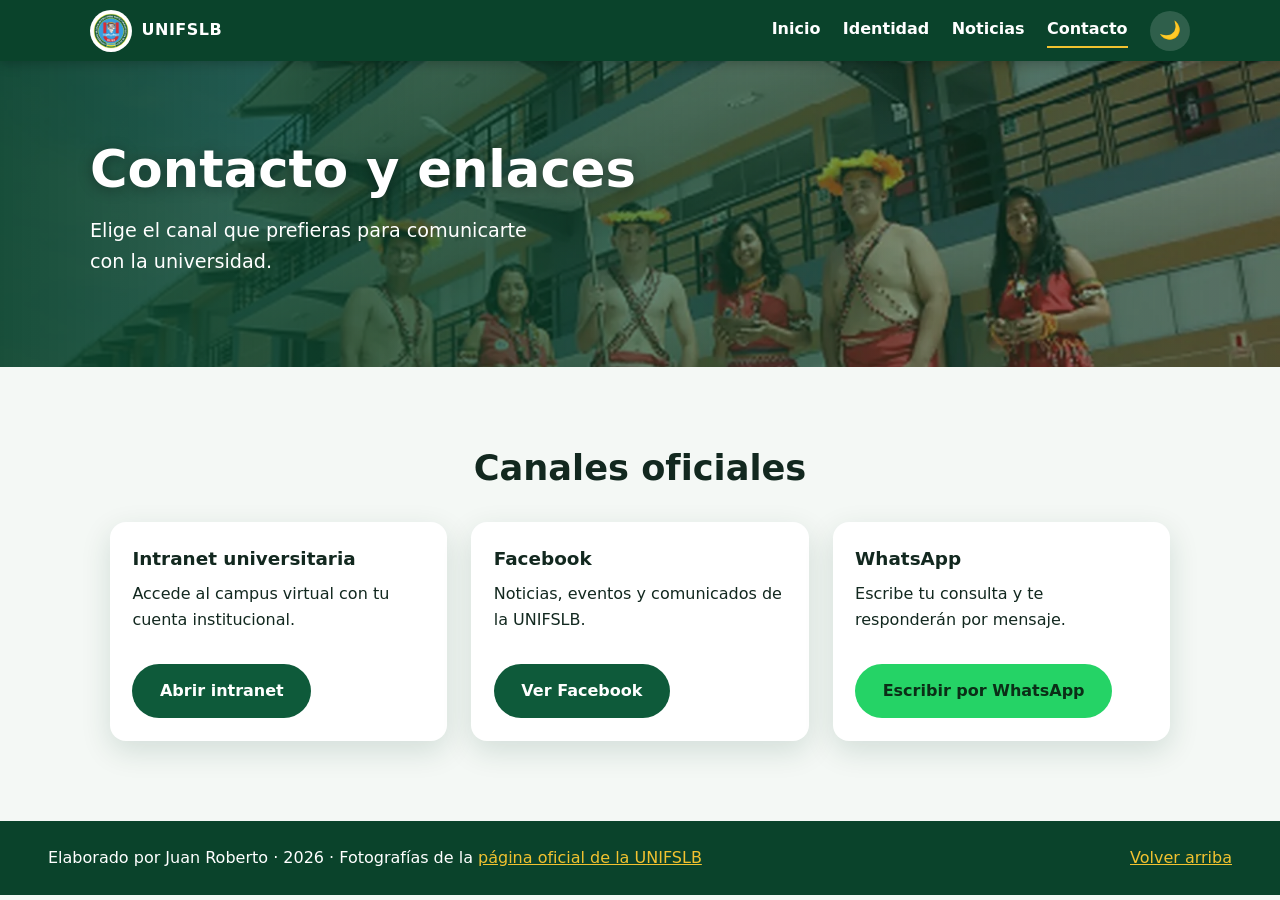
<file: contacto.html>
<!DOCTYPE html>
<html lang="es">

<head>
    <meta charset="UTF-8">
    <meta name="viewport" content="width=device-width, initial-scale=1">
    <title>Contacto · UNIFSLB</title>
    <meta name="description" content="Intranet, redes sociales y WhatsApp de la Universidad Nacional Intercultural Fabiola Salazar Leguía de Bagua.">
    <meta name="author" content="Juan Roberto">
    <meta name="theme-color" content="#0a432b">
        <meta property="og:title" content="Contacto · UNIFSLB">
    <meta property="og:description" content="Intranet, redes sociales y WhatsApp de la UNIFSLB.">
    <meta property="og:type" content="website">
    <meta property="og:image" content="imagenes/hero.webp">
    <link rel="icon" href="imagenes/logo-uni.png" type="image/png">
        <script>try{var t=localStorage.getItem("tema");if(t?t==="oscuro":matchMedia("(prefers-color-scheme: dark)").matches)document.documentElement.classList.add("oscuro")}catch(e){}</script>
    <link rel="stylesheet" href="style.css">
</head>

<body>

    <a class="salto" href="#contenido">Saltar al contenido</a>
    <header class="top" id="top">
        <nav class="menu" aria-label="Principal">
            <a class="marca" href="index.html"><img src="imagenes/logo-uni.webp" alt="Escudo UNIFSLB" width="42" height="42"><span>UNIFSLB</span></a>
            <button id="btn-menu" class="burger" type="button" aria-label="Abrir menú" aria-expanded="false" aria-controls="enlaces">☰</button>
            <div class="enlaces" id="enlaces">
                <a href="index.html">Inicio</a>
                <a href="index.html#identidad">Identidad</a>
                <a href="index.html#noticias">Noticias</a>
                <a href="contacto.html" aria-current="page">Contacto</a>
                <button id="btn-tema" class="tema" type="button" aria-label="Cambiar a modo oscuro" title="Cambiar tema">🌙</button>
            </div>
        </nav>

        <section class="hero hero-corto">
            <div class="hero-texto">
                <h1>Contacto y enlaces</h1>
                <p>Elige el canal que prefieras para comunicarte con la universidad.</p>
            </div>
        </section>
    </header>

    <main id="contenido">
        <section class="seccion contacto">
            <h2>Canales oficiales</h2>
            <ul class="canales">
                <li>
                    <h3>Intranet universitaria</h3>
                    <p>Accede al campus virtual con tu cuenta institucional.</p>
                    <a class="boton" href="https://campus.unibagua.edu.pe/" target="_blank" rel="noopener">Abrir intranet<span class="sr-only"> (se abre en otra pestaña)</span></a>
                </li>
                <li>
                    <h3>Facebook</h3>
                    <p>Noticias, eventos y comunicados de la UNIFSLB.</p>
                    <a class="boton" href="https://www.facebook.com/unifslboficial/?locale=es_LA" target="_blank" rel="noopener">Ver Facebook<span class="sr-only"> (se abre en otra pestaña)</span></a>
                </li>
                <li>
                    <h3>WhatsApp</h3>
                    <p>Escribe tu consulta y te responderán por mensaje.</p>
                    <a class="boton boton-wsp" href="https://wa.me/51918605091?text=Hola%2C%20quisiera%20m%C3%A1s%20informaci%C3%B3n%20sobre%20la%20UNIFSLB" target="_blank" rel="noopener">Escribir por WhatsApp<span class="sr-only"> (se abre en otra pestaña)</span></a>
                </li>
            </ul>
        </section>
    </main>

    <footer class="pie">
        <p>Elaborado por Juan Roberto · 2026 · Fotografías de la <a href="https://www.facebook.com/unifslboficial/" target="_blank" rel="noopener">página oficial de la UNIFSLB</a></p>
        <a href="#top">Volver arriba</a>
    </footer>

    <script src="script.js"></script>
</body>

</html>
</file>
<file: style.css>
:root{
  --fondo:#f4f8f5; --texto:#12281f; --tarjeta:#fff;
  --texto-suave:#3d5448; --verde:#0e5a3a; --verde-2:#0a432b; --azul:#1b6fb8; --rojo:#d93a3f; --dorado:#f2c230;
  --borde:rgba(14,90,58,.15); --sombra:0 10px 30px rgba(10,67,43,.14);
  --radio:16px;
}
:root.oscuro{
  --texto-suave:#b7cfc2; --fondo:#0d1a14; --texto:#e8f3ec; --tarjeta:#16261e;
  --verde:#46b88a; --verde-2:#0a2a1d; --borde:rgba(255,255,255,.12); --sombra:0 10px 30px rgba(0,0,0,.4);
}
*{box-sizing:border-box}
html{scroll-behavior:smooth;scroll-padding-top:5rem;-webkit-text-size-adjust:100%}
body{margin:0;font-family:"Segoe UI",system-ui,-apple-system,Roboto,Arial,sans-serif;line-height:1.65;background:var(--fondo);color:var(--texto);transition:background .3s,color .3s;overflow-x:hidden}
img{max-width:100%;height:auto;display:block}
a{color:var(--verde)}
h1,h2,h3{text-wrap:balance}
:focus-visible{outline:3px solid var(--dorado);outline-offset:3px}

/* MENÚ */
.menu{position:sticky;top:0;z-index:20;display:flex;justify-content:space-between;align-items:center;gap:1rem;padding:.6rem max(1.25rem,calc((100% - 1100px)/2));background:var(--verde-2);color:#fff;box-shadow:0 2px 12px rgba(0,0,0,.25)}
.marca{display:flex;align-items:center;gap:.6rem;color:#fff;text-decoration:none;font-weight:700;letter-spacing:.03em}
.marca img{width:42px;height:42px;border-radius:50%;background:#fff;object-fit:contain}
.enlaces{display:flex;align-items:center;gap:1.4rem}
.enlaces a{color:#fff;text-decoration:none;font-weight:600;padding:.2rem 0;border-bottom:2px solid transparent;transition:border-color .2s}
.enlaces a:hover,.enlaces a.activo,.enlaces a[aria-current="page"]{border-color:var(--dorado)}
.tema,.burger{background:rgba(255,255,255,.15);border:0;border-radius:50%;width:40px;height:40px;font-size:1.1rem;color:#fff;cursor:pointer;transition:transform .3s,background .2s;display:grid;place-items:center}
.tema:hover{transform:rotate(20deg)}
.burger{display:none;font-size:1.3rem}
.burger:hover{background:rgba(255,255,255,.28)}

/* HERO */
.hero{display:grid;align-items:center;padding:clamp(2.5rem,7vw,5rem) max(1.25rem,calc((100% - 1100px)/2)) clamp(4rem,9vw,6rem);background:linear-gradient(90deg,rgba(10,67,43,.93) 0%,rgba(10,67,43,.62) 55%,rgba(10,67,43,.38) 100%),url("imagenes/hero.webp") center 45%/cover no-repeat;background-color:var(--verde-2);color:#fff;min-height:78vh;min-height:min(78svh,760px)}
.hero-texto{max-width:44rem}
.hero h1{font-size:clamp(1.9rem,4.6vw,3.2rem);line-height:1.12;margin:0 0 1rem;text-shadow:0 2px 14px rgba(0,0,0,.35);animation:entra .9s ease both}
.hero-texto p{font-size:clamp(1.05rem,2vw,1.2rem);max-width:36ch;margin:0 0 1.6rem;animation:entra .9s .15s ease both}
.acciones{display:flex;flex-wrap:wrap;gap:.8rem;animation:entra .9s .3s ease both}
.mensaje{min-height:1.6em;font-weight:600;color:var(--dorado);margin:1rem 0 0!important;max-width:40ch!important}
@keyframes entra{from{opacity:0;transform:translateY(24px)}to{opacity:1;transform:none}}
.hero-corto{min-height:32vh;min-height:32svh;padding-bottom:clamp(2.5rem,6vw,4rem)}

/* ACCESIBILIDAD */
.salto{position:absolute;left:1rem;top:-4rem;z-index:50;padding:.6rem 1rem;background:var(--dorado);color:#1b2a10;font-weight:700;border-radius:8px;transition:top .2s}
.salto:focus{top:.6rem}
.sr-only{position:absolute;width:1px;height:1px;margin:-1px;padding:0;overflow:hidden;clip:rect(0,0,0,0);white-space:nowrap;border:0}

/* BOTONES */
.boton{display:inline-block;padding:.75rem 1.6rem;border:2px solid transparent;border-radius:999px;background:var(--dorado);color:#1b2a10;font:inherit;font-weight:700;text-decoration:none;cursor:pointer;transition:transform .2s,box-shadow .2s}
.boton:hover{transform:translateY(-2px);box-shadow:0 6px 16px rgba(0,0,0,.25)}
.boton-claro{background:transparent;color:#fff;border-color:#fff}
.contacto .boton{background:var(--verde);color:#fff}
.contacto .boton-wsp{background:#25d366;color:#0b2e17}

/* CIFRAS */
.cifras{display:grid;grid-template-columns:repeat(auto-fit,minmax(200px,1fr));max-width:1000px;margin:-2.4rem auto 0;position:relative;z-index:2;background:var(--tarjeta);border-radius:var(--radio);box-shadow:var(--sombra);overflow:hidden;width:calc(100% - 2rem)}
.cifras div{padding:1.4rem 1rem;text-align:center;border-right:1px solid var(--borde)}
.cifras div:last-child{border:0}
.cifras strong{display:block;font-size:clamp(2.1rem,6vw,2.6rem);line-height:1;color:var(--verde)}
.cifras span{display:block;margin-top:.4rem;font-size:.92rem;color:var(--texto-suave)}

/* SECCIONES */
.seccion{max-width:1100px;margin:0 auto;padding:clamp(3rem,7vw,5rem) 1.25rem}
.seccion h2{margin:0 0 1rem;font-size:clamp(1.6rem,3.5vw,2.2rem);line-height:1.2}

/* IDENTIDAD */
.identidad{display:grid;grid-template-columns:1.05fr 1fr;gap:clamp(1.5rem,4vw,3.5rem);align-items:center}
.identidad-foto{overflow:hidden;border-radius:20px;box-shadow:var(--sombra)}
.identidad-foto img{width:100%;aspect-ratio:4/3;object-fit:cover;object-position:50% 70%;transition:transform .6s}
.identidad-foto:hover img{transform:scale(1.04)}
.identidad p{max-width:58ch}
.insignias{display:flex;flex-wrap:wrap;gap:1.2rem;margin:1.5rem 0 0;padding:0;list-style:none}
.insignias li{display:flex;align-items:center;gap:.8rem;flex:1 1 220px;padding:.8rem 1rem;background:var(--tarjeta);border:1px solid var(--borde);border-radius:14px}
.insignias img{width:64px;height:64px;object-fit:contain;flex:none}
.insignias span{font-size:.9rem;font-weight:600;line-height:1.35}

/* NOTICIAS */
.cabecera-sec{display:flex;flex-wrap:wrap;justify-content:space-between;align-items:center;gap:1rem;margin-bottom:1.5rem}
.cabecera-sec h2{margin:0}
.filtros{display:flex;gap:.5rem;flex-wrap:wrap}
.filtro{font:inherit;font-weight:600;padding:.45rem 1rem;border-radius:999px;border:2px solid var(--verde);background:transparent;color:var(--verde);cursor:pointer;transition:background .2s,color .2s}
.filtro:hover,.filtro.activo{background:var(--verde);color:#fff}
:root.oscuro .filtro:hover,:root.oscuro .filtro.activo{color:#0d1a14}
.galeria{display:grid;grid-template-columns:repeat(auto-fill,minmax(min(100%,300px),1fr));gap:1.5rem}
.tarjeta{margin:0;display:flex;flex-direction:column;background:var(--tarjeta);border-radius:var(--radio);overflow:hidden;box-shadow:var(--sombra);transition:transform .25s,opacity .3s}
.tarjeta:hover{transform:translateY(-6px)}
.tarjeta.oculta{display:none}
.tarjeta .marco{overflow:hidden;aspect-ratio:4/3;background:var(--borde)}
.abrir-visor{display:block;width:100%;height:100%;padding:0;border:0;background:transparent;cursor:zoom-in}
.tarjeta img{width:100%;height:100%;object-fit:cover;object-position:var(--enfoque,50% 50%);transition:transform .5s}
.abrir-visor:hover img{transform:scale(1.05)}
.tarjeta.afiche .marco,.tarjeta.afiche img{background:#fff}
.tarjeta.afiche img{object-fit:contain;object-position:center}
.tarjeta figcaption{flex:1;padding:1rem 1.1rem 1.2rem;font-weight:600;font-size:.98rem}
.etiqueta{display:inline-block;margin:0 .5rem .3rem 0;padding:.1rem .6rem;border-radius:999px;background:var(--azul);color:#fff;font-size:.75rem;font-weight:700}
.nota{font-size:.9rem;color:var(--texto-suave);margin-top:1rem}
.social-noticia{display:grid;gap:.8rem;padding:.9rem 1.1rem 1.1rem;border-top:1px solid var(--borde)}
.boton-corazon{display:inline-flex;align-items:center;gap:.45rem;justify-self:start;padding:.4rem .8rem;border:1px solid var(--borde);border-radius:999px;background:var(--fondo);color:var(--texto);font:inherit;font-weight:700;cursor:pointer}
.boton-corazon [data-icono-corazon]{color:#d93a3f;font-size:1.25rem;line-height:1}
.boton-corazon[aria-pressed="true"]{border-color:#d93a3f;background:rgba(217,58,63,.1)}
.boton-corazon:disabled,.boton-publicar:disabled{opacity:.6;cursor:not-allowed}
.contador-corazones{color:var(--texto-suave);font-variant-numeric:tabular-nums}
.panel-comentarios summary{width:max-content;color:var(--verde);font-weight:700;cursor:pointer}
:root.oscuro .panel-comentarios summary{color:var(--verde)}
.contenido-comentarios{padding-top:.8rem}
.estado-social{margin:0 0 .6rem;color:var(--texto-suave);font-size:.88rem}
.estado-social:empty{display:none}
.lista-comentarios{display:grid;gap:.6rem;max-height:18rem;overflow:auto;margin:0 0 .9rem;padding:0;list-style:none}
.comentario{padding:.7rem .8rem;border:1px solid var(--borde);border-radius:10px;background:var(--fondo)}
.comentario strong{font-size:.9rem}
.comentario p{margin:.25rem 0;white-space:pre-wrap;overflow-wrap:anywhere}
.comentario time{color:var(--texto-suave);font-size:.78rem}
.form-comentario{display:grid;gap:.65rem}
.form-comentario label{display:grid;gap:.25rem;color:var(--texto-suave);font-size:.88rem;font-weight:600}
.form-comentario input,.form-comentario textarea{width:100%;padding:.55rem .65rem;border:1px solid var(--borde);border-radius:8px;background:var(--fondo);color:var(--texto);font:inherit}
.form-comentario textarea{resize:vertical}
.boton-publicar{justify-self:start;padding:.5rem 1rem}

/* CONTACTO / PIE */
.contacto-aviso{text-align:center}
.contacto-aviso p{max-width:50ch;margin:0 auto 1.5rem}
.contacto-aviso .boton{background:var(--verde);color:#fff}
:root.oscuro .contacto-aviso .boton,:root.oscuro .contacto .boton{color:#0d1a14}
.canales{list-style:none;margin:2rem 0 0;padding:0;display:grid;grid-template-columns:repeat(auto-fit,minmax(min(100%,240px),1fr));gap:1.5rem;text-align:left}
.canales li{background:var(--tarjeta);border-radius:var(--radio);padding:1.4rem;box-shadow:var(--sombra);display:flex;flex-direction:column;align-items:flex-start;gap:.4rem}
.canales h3{margin:0;font-size:1.15rem}
.canales p{margin:0 0 .8rem;max-width:none}
.contacto{text-align:center}
.contacto p{max-width:50ch;margin:0 auto 1.5rem}
.pie{display:flex;justify-content:space-between;align-items:center;flex-wrap:wrap;gap:.5rem 1rem;padding:1.5rem clamp(1rem,4vw,3rem);background:var(--verde-2);color:#fff}
.pie p{margin:0}.pie a{color:var(--dorado)}

/* VISOR */
dialog{border:0;border-radius:var(--radio);padding:1rem;width:min(94vw,960px);max-width:none;background:var(--tarjeta);color:var(--texto);box-shadow:0 20px 60px rgba(0,0,0,.5);overflow:visible}
dialog::backdrop{background:rgba(0,0,0,.78)}
dialog img{width:100%;height:auto;max-height:70vh;max-height:70svh;object-fit:contain;border-radius:8px;background:#000}
dialog p{margin:.8rem 0 0;font-weight:600;padding-right:.5rem}
.visor-btn{position:absolute;width:40px;height:40px;border:0;border-radius:50%;background:var(--rojo);color:#fff;font-size:1.05rem;cursor:pointer;display:grid;place-items:center;box-shadow:0 4px 12px rgba(0,0,0,.4)}
#cerrar{top:-.7rem;right:-.7rem}
#prev,#sig{top:calc(50% - 2rem);background:rgba(10,67,43,.88);font-size:1.4rem}
#prev{left:-.7rem}#sig{right:-.7rem}

/* REVELAR AL HACER SCROLL */
.revela{opacity:0;transform:translateY(20px);transition:opacity .7s,transform .7s}
.revela.visible{opacity:1;transform:none}

/* TABLET Y CELULAR */
@media(max-width:860px){
  .identidad{grid-template-columns:1fr}
  .identidad-foto img{aspect-ratio:16/10}
}
@media(max-width:720px){
  .burger{display:grid}
  .menu{flex-wrap:wrap}
  .enlaces{display:none;flex-basis:100%;flex-direction:column;align-items:stretch;gap:0;padding:.4rem 0 .6rem}
  .enlaces.abierto{display:flex}
  .enlaces a{padding:.8rem .2rem;border-bottom:1px solid rgba(255,255,255,.14)}
  .enlaces a:hover,.enlaces a.activo,.enlaces a[aria-current="page"]{border-bottom-color:var(--dorado)}
  .enlaces .tema{align-self:flex-start;margin-top:.6rem;width:44px;height:44px}
  .hero{min-height:auto;background:linear-gradient(180deg,rgba(10,67,43,.92) 0%,rgba(10,67,43,.7) 100%),url("imagenes/hero.webp") 62% center/cover no-repeat;background-color:var(--verde-2)}
  .cifras div{border-right:0;border-bottom:1px solid var(--borde)}
  .cifras{margin-top:-2rem}
  .galeria{grid-template-columns:1fr}
  .acciones .boton{flex:1 1 140px;text-align:center}
  #prev{left:.4rem}#sig{right:.4rem}#cerrar{top:.4rem;right:.4rem}
  #prev,#sig{top:calc(35% )}
}
@media(prefers-reduced-motion:reduce){
  *{animation:none!important;transition:none!important}
  html{scroll-behavior:auto}.revela{opacity:1;transform:none}
}
</file>
